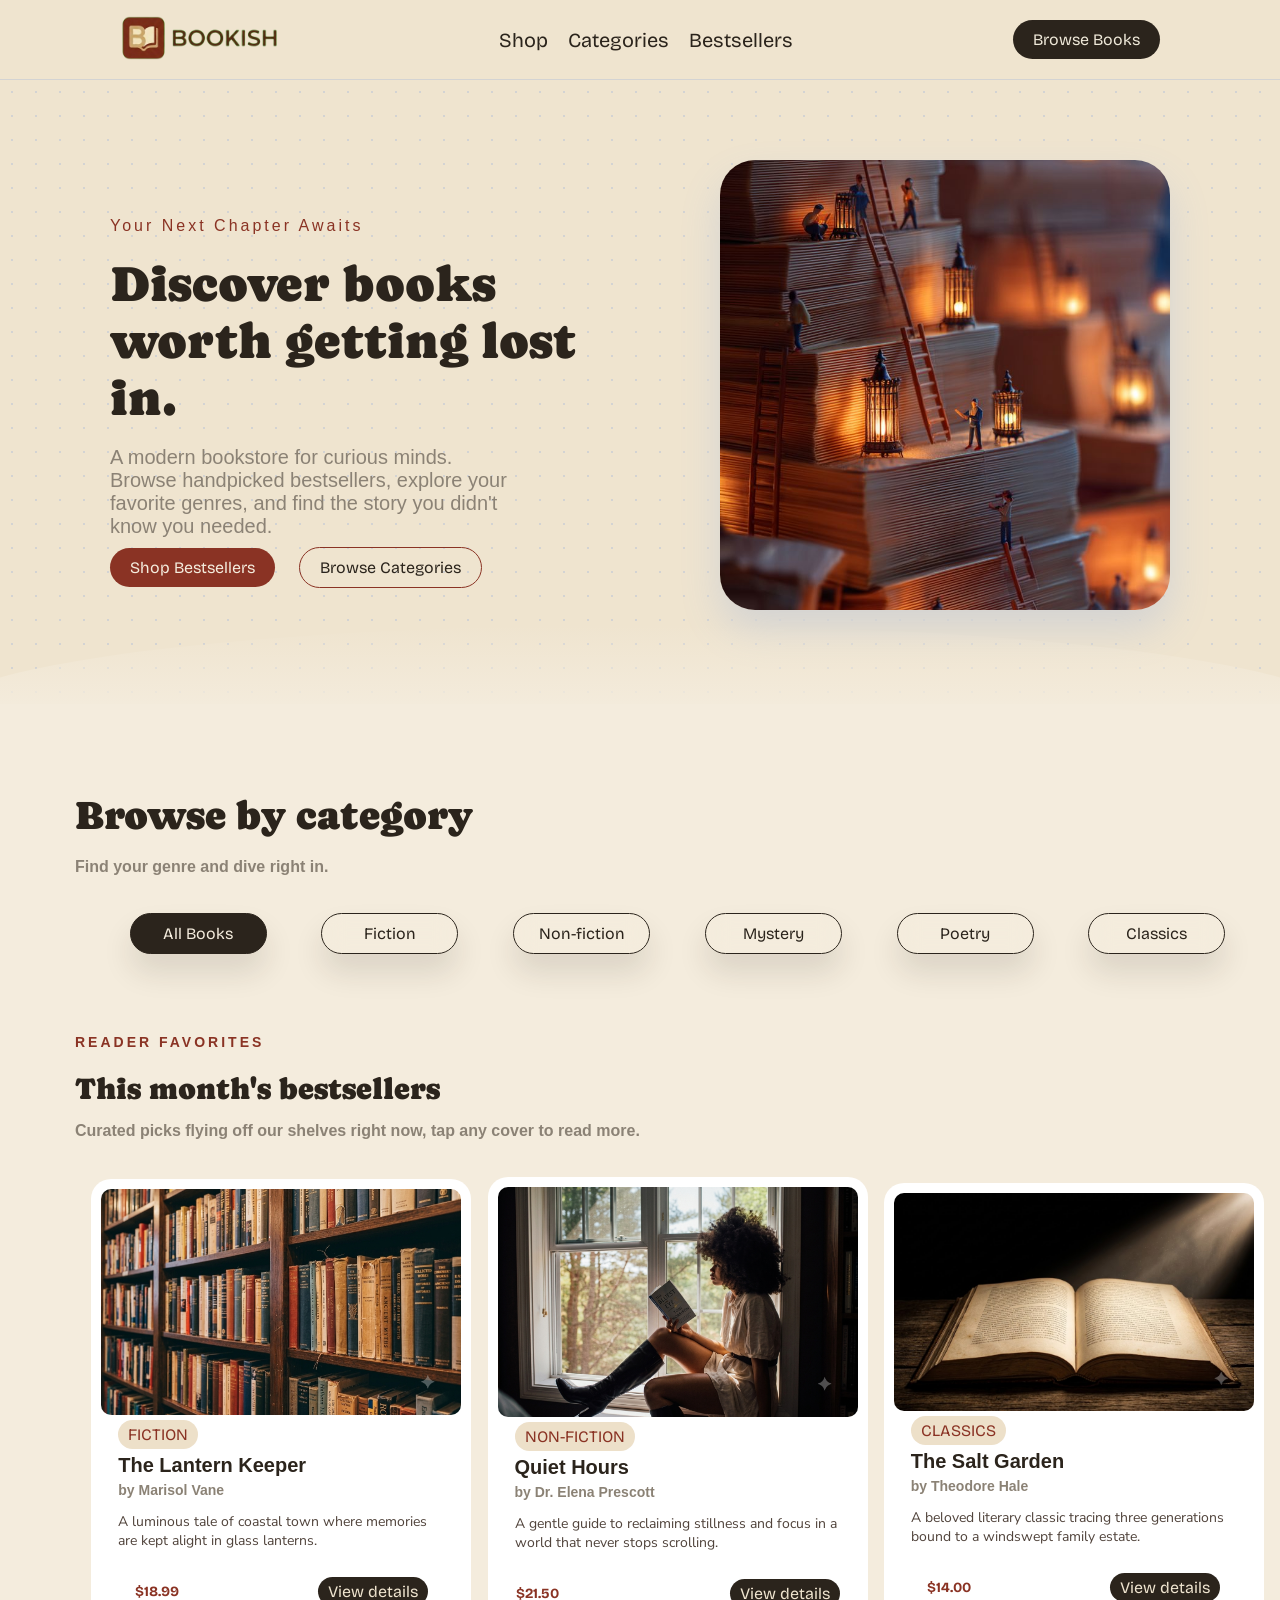
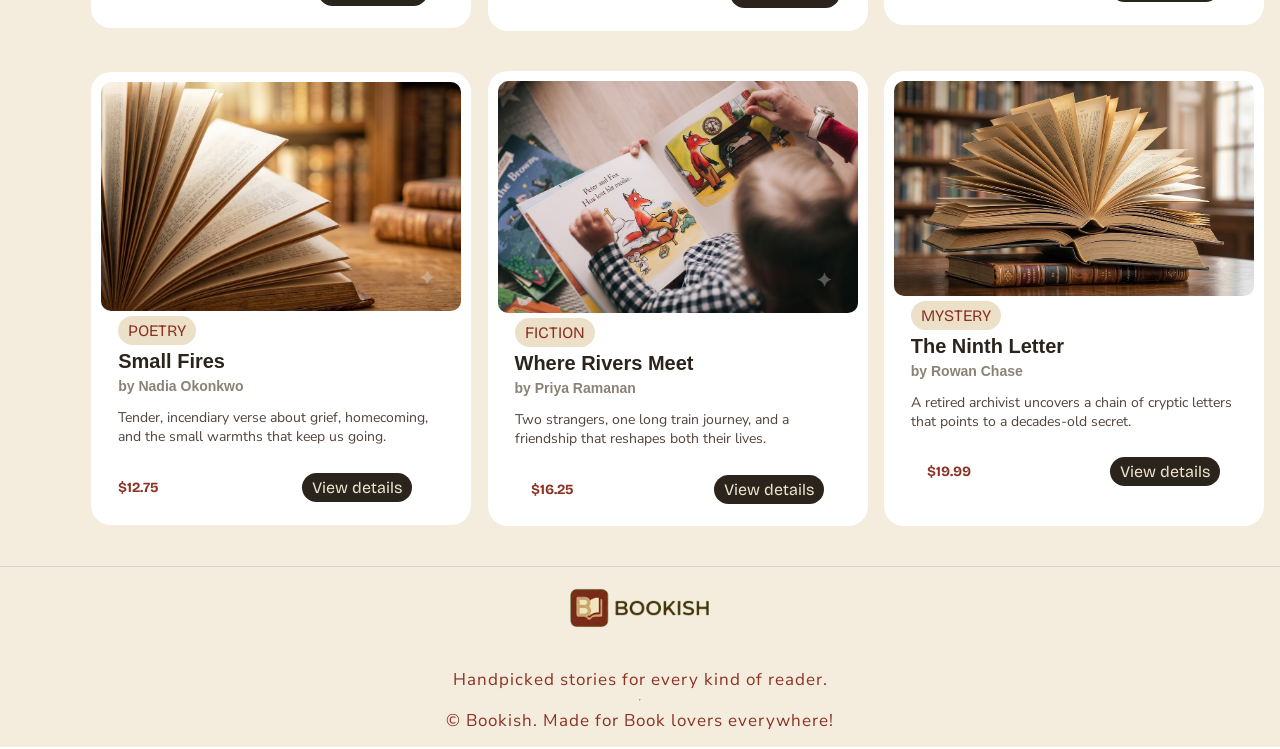
<file: index.html>
<!DOCTYPE html>
<html lang="en">
<head>
    <meta charset="UTF-8">
    <meta name="viewport" content="width=device-width, initial-scale=1.0">
    <meta name="description" content="A short description of the page.">
    <link rel="icon" href="image-removebg-preview.png" type="image/png">
    <!-- Link to external CSS file -->  
    <link rel="stylesheet" href="home.css">

    <title>Home Page</title>
    <!-- Google Fonts -->
    <link rel="preconnect" href="https://fonts.googleapis.com">
    <link rel="preconnect" href="https://fonts.gstatic.com" crossorigin>
    <link href="https://fonts.googleapis.com/css2?family=Montserrat:ital,wght@0,100..900;1,100..900&display=swap" rel="stylesheet">
    <link rel="preconnect" href="https://fonts.googleapis.com">
    <link rel="preconnect" href="https://fonts.gstatic.com" crossorigin>
    <link href="https://fonts.googleapis.com/css2?family=Bricolage+Grotesque:opsz,wght@12..96,200..800&display=swap" rel="stylesheet">
    <link rel="preconnect" href="https://fonts.googleapis.com">
    <link rel="preconnect" href="https://fonts.gstatic.com" crossorigin>
    <link href="https://fonts.googleapis.com/css2?family=Caprasimo&display=swap" rel="stylesheet">
    <link rel="preconnect" href="https://fonts.googleapis.com">
    <link rel="preconnect" href="https://fonts.gstatic.com" crossorigin>
    <link href="https://fonts.googleapis.com/css2?family=Nunito+Sans:ital,opsz,wght@0,6..12,200..1000;1,6..12,200..1000&display=swap" rel="stylesheet">
</head>
    <body>
        <!-- Navigation bar -->
        <div class="navbar">
            <div id="img1">
                <img class="img1" src="image-removebg-preview (1).png" alt="Logo"></img>
            </div>
            <div class="title_bar">
                <a href="home.html" class="a1">Shop</a>
                <a href="home.html" class="a2">Categories</a>
                <a href="home.html" class="a3">Bestsellers</a>
            </div>
            <div id="browse-button">
                <a class="browse_button">Browse Books</a>
            </div>
        </div>
        <!-- Hero section -->
        <div class="hero_section">
            <div class="hero_section_text">
                <p class="p1">Your Next Chapter Awaits</p>
                <p class="p2">Discover books worth getting lost in.</p>
                <p class="p3">A modern bookstore for curious minds. Browse handpicked bestsellers, explore your favorite genres, and find the story you didn't know you needed.</p>
                <div class="buttons">
                    <a class="button1">Shop Bestsellers</a>
                    <a class="button2">Browse Categories</a>
                </div>
            </div>  
            <div class="hero_section_img">
                <img class="img2" src="ca82daeac7acff7946ec3fd94ac1de1a.jpg" alt="Bookshelf"></img>
            </div>
        </div>
        <!-- Featured section -->
        <div class="feat_section">
            <div class="container1">
                <h2 class="text1">Browse by category</h2>
                <h6 class="text2">Find your genre and dive right in.</h6>
            </div>
            <div class="container2">
                <a class="button3">All Books</a>
                <a class="button4">Fiction</a>
                <a class="button5">Non-fiction</a>
                <a class="button6">Mystery</a>
                <a class="button7">Poetry</a>
                <a class="button8">Classics</a>
            </div>
            <div class="container3">
                <h6 class="text3">READER FAVORITES</h6>
                <h1 class="text4">This month's bestsellers</h1>
                <h6 class="text5">Curated picks flying off our shelves right now, tap any cover to read more.</h6>
            </div>
            <div class="container4">
                <div class="shelf1">
                    <div class="book1">
                        <div id="book11">
                            <img id="book1" src="Gemini_Generated_Image_316ybc316ybc316y.png" alt="Book 1"></img>
                        </div>
                        <div class="book1_container">
                            <a class="book1_button">FICTION</a>
                            <h3 class="book1_title">The Lantern Keeper</h3>
                            <h6 class="book1_author">by Marisol Vane</h6>
                            <p class="book1_p">
                                A luminous tale of coastal town where memories are kept alight in glass lanterns.
                            </p>
                            <div id="book1_price">
                                <div class="book1_price">
                                    <h4 class="book1_price_text">$18.99</h4>
                                    <a class="book1_view_details_button">View details</a>
                                </div>
                            </div>
                        </div>
                    </div>
                    <div class="book2">
                        <div id="book22">
                            <img id="book2" src="Gemini_Generated_Image_hlbmlhhlbmlhhlbm.png" alt="book2"></img>
                        </div>
                        <div class="book2_container">
                            <a class="book2_button">NON-FICTION</a>
                        <h3 class="book2_title">Quiet Hours</h3>
                        <h6 class="book2_author">by Dr. Elena Prescott</h6>
                        <p class="book2_p">
                            A gentle guide to reclaiming stillness and focus in a world that never stops scrolling.
                        </p>
                        </div>
                        <div id="book2_price">
                            <div class="book2_price">
                            <h4 class="book2_price_text">$21.50</h4>
                            <a class="book2_view_details_button">View details</a>
                            </div>
                        </div>
                        </div>
                        <div class="book3">
                        <div id="book33">
                            <img id="book3" src="0229b93f-8b92-4460-8239-4e8ed92426d1.jpg" alt="book3"></img>
                        </div>
                        <div class="book3_container">
                            <a class="book3_button">CLASSICS</a>
                        <h3 class="book3_title">The Salt Garden</h3>
                        <h6 class="book3_author">by Theodore Hale</h6>
                        <p class="book3_p">
                            A beloved literary classic tracing three generations bound to a windswept family estate.
                        </p>
                        <div id="book3_price">
                            <div class="book3_price">
                            <h4 class="book3_price_text">$14.00</h4>
                            <a class="book3_view_details_button">View details</a>
                        </div>
                        </div>
                        </div>
                    </div>
                        </div>
                    </div>
                    <div class="shelf2">
                    <div class="book4">
                        <div id="book44">
                            <img id="book4" src="da03335f-278e-4d9b-b068-10b6370df94b.jpg" alt="book4"></img>
                        </div>
                        <div class="book4_container">
                            <a class="book4_button">POETRY</a>
                        <h3 class="book4_title">Small Fires</h3>
                        <h6 class="book4_author">by Nadia Okonkwo</h6>
                        <p class="book4_p">
                            Tender, incendiary verse about grief, homecoming, and the small warmths that keep us going.
                        </p>
                        <div class="book4_price">
                            <h4 class="book4_price_text">$12.75</h4>
                            <a class="book4_view_details_button">View details</a>
                        </div>
                        </div>
                    </div>
                    <div class="book5">
                        <div id="book5_price">
                            <div id="book55">
                            <img id="book5" src="25987448-01fe-4a63-8737-4850db026e00.jpg" alt="book5"></img>
                        </div>
                        </div>
                        <div class="book5_container">
                            <a class="book5_button">FICTION</a>
                        <h3 class="book5_title">Where Rivers Meet</h3>
                        <h6 class="book5_author">by Priya Ramanan</h6>
                        <p class="book5_p">
                            Two strangers, one long train journey, and a friendship that reshapes both their lives.
                        </p>
                        <div id="book5_price">
                            <div class="book5_price">
                            <h4 class="book5_price_text">$16.25</h4>
                            <a class="book5_view_details_button">View details</a>
                        </div>
                        </div>
                        </div>
                    </div>
                    <div class="book6">
                        <div id="book66">
                            <img id="book6" src="7a3cd9ef-424c-485a-880f-4d7e73d1d739.jpg" alt="book6"></img>
                        </div>
                        <div class="book6_container">
                            <a class="book6_button">MYSTERY</a>
                        <h3 class="book6_title">The Ninth Letter</h3>
                        <h6 class="book6_author">by Rowan Chase</h6>
                        <p class="book6_p">
                            A retired archivist uncovers a chain of cryptic letters that points to a decades-old secret.
                        </p>
                        <div id="book6_price">
                            <div class="book6_price">
                            <h4 class="book6_price_text">$19.99</h4>
                            <a class="book6_view_details_button">View details</a>
                        </div>
                        </div>
                        </div>
                    </div>
                </div>
                </div>
            </div>
            <!--Footer-->
            <footer>
                    <div class="footerr">
                        <img  class="img11"src="image-removebg-preview (1).png" alt="bookish-logo">
                <p class="p331">
                    Handpicked stories for every kind of reader.
                </p>
                <hr>
                <p class="p332">
                    &copy; Bookish. Made for Book lovers everywhere!
                </p>
                    </div>
            </footer>
        </div>
    </div>
</body>
</html>
</file>
<file: home.css>
html {
    scroll-behavior: smooth;
    margin: 0px;
}
body {
    margin: 0px;
    padding: 0px;
}
.navbar {
    display: flex;
    justify-content: space-around;
    align-items: center;
    font-family: "Lucida Sans", "Lucida Sans Regular", "Lucida Grande", "Lucida Sans Unicode", Geneva, Verdana, sans-serif;
    flex-wrap: wrap;
    background-color: rgb(239, 228, 207);
    margin-bottom: 0px;
    border-bottom: 1px solid lightgray;
}
.img1 {
    width: 200px;
    height: 75px;
    object-fit: cover;
    border-color: black;
    border-radius: 50px;
}
.img1:hover {
    cursor: pointer;
}
.title_bar {
    display: flex;
    align-items: center;
    justify-content:space-between;
    text-decoration: none;
}
.a1 , .a2 , .a3 {
    text-decoration: none;
    color: rgb(43, 36, 28);
    font-family: "Bricolage Grotesque", sans-serif;
    font-size: 20px;
    margin-right: 20px;
}
.a1:hover , .a2:hover , .a3:hover {
    color: rgb(138, 51, 36);
}
.browse_button {
    display: flex;
    align-items: center;
    font-family: "Bricolage Grotesque", sans-serif;
    background-color: rgb(43, 36, 28);
    color: rgb(239, 233, 217);
    margin-right: 20px;
    margin-top: 20px;
    margin-bottom: 20px;
    padding: 10px 20px;
    border-radius: 50px;
}
.hero_section {
    background-color: rgb(239, 228, 207);
    margin-top: 0px;
    display: flex;
    align-items: center;
    justify-content: space-evenly;
    padding-top: 10px;
    padding-bottom: 100px;
    background-image: radial-gradient(lightgray 1.5px, transparent 1.5px);
    background-size: 24px 24px;
    position: relative;
    overflow: hidden;
}

.hero_section::after {
    content: "";
    position: absolute;
    left: -5%;
    right: -5%;
    bottom: -1px;
    height: 90px;
    background: linear-gradient(180deg, rgba(239, 228, 207, 0) 0%, #f4ecdd 100%);
    border-top-left-radius: 50% 100%;
    border-top-right-radius: 50% 100%;
    z-index: 0;
}
.p1 {
    font-family: "Work Sans", sans-serif;
    color: rgb(138, 51, 36);
    letter-spacing: 3px;
    margin-top: 90px;
}
.p2 {
    font-family: Caprasimo, serif;
    color: rgb(43, 36, 28);
    font-size: 50px;
    display: flex;
    flex-wrap: wrap;
    width: 500px;
    margin-top: 20px;
    margin-bottom: 20px;
}
.p3 {
    font-family: "Work Sans", sans-serif;
    color: rgb(139, 130, 117);
    font-size: 20px;
    display: flex;
    flex-wrap: wrap;
    width: 400px;
    margin-top: 0px;
}
.button1 {
    background-color: rgb(138, 51, 36);
    color: rgb(244, 236, 221);
    width: 150px;
    font-family: "Bricolage Grotesque", sans-serif;
    margin-bottom: 220px;
    margin-top: 50px;
    margin-right: 20px;
    padding: 10px 20px;
    border-radius: 50px;
}
.button2 {
    color: rgb(43, 36, 28);
    width: 150px;
    font-family: "Bricolage Grotesque", sans-serif;
    margin-bottom: 220px;
    margin-top: 50px;
    padding: 10px 20px;
    border-radius: 50px;
    border-width: 1px;
    border-style: solid;
    border-color: rgb(138, 51, 36);
    border-image: none;
}
.img2 {
    width: 450px;
    height: 450px;
    object-fit: cover;
    margin-top: 70px;
    border-radius: 35px;
    box-shadow: 0 20px 40px lightgray;
}
.browse_button:hover {
    background-color: rgb(138, 51, 36);
    color: rgb(244, 236, 221);
    cursor: pointer;
    transition: 0.3s;
}
.button1:hover {
    cursor: pointer;
}
.button2:hover {
    background-color: rgb(43, 36, 28);
    color: rgb(244, 236, 221);
    cursor: pointer;
    transition: 0.3s;
}
.feat_section {
    background-color: #f4ecdd;
    padding-top: 55px;
    padding-left: 75px;
    position: relative;
    z-index: 1;
    margin-top: -10px;
}
.text1 {
    font-family: Caprasimo, serif;
    color: rgb(43, 36, 28);
    font-size: 40px;
    margin-bottom: 20px;
    font-weight: 350;
}
.text2 {
    font-family: "Work Sans", sans-serif;
    color: rgb(139, 130, 117);
    font-size: 16px;
    margin-top: 0;
}
.container2 {
    display: flex;
    justify-content: space-evenly;
}
.button3, .button4, .button5, .button6, .button7, .button8 {
    width: 95px;
    height: auto;
    font-family: "Bricolage Grotesque", sans-serif;
    border-radius: 24px;
    padding: 10px 20px;
    display: inline-flex;
    align-items: center;
    justify-content: center;
    backdrop-filter: blur(12px);
    -webkit-backdrop-filter: blur(12px);
    border: 1px solid rgb(43, 36, 28);
    box-shadow: 0 18px 30px rgba(43, 36, 28, 0.12);
    transition: transform 0.25s ease, box-shadow 0.25s ease, background-color 0.25s ease, color 0.25s ease;
}
.button3 {
    background: rgb(43, 36, 28);
    color: rgb(244, 236, 221);
    border-color: rgb(43, 36, 28);
}
.button4, .button5, .button6, .button7, .button8 {
    background: rgba(244, 236, 221, 0.75);
    color: rgb(43, 36, 28);
    border-color: rgb(43, 36, 28);
}
.button3:hover, .button4:hover, .button5:hover, .button6:hover, .button7:hover, .button8:hover {
    cursor: pointer;
    transform: translateY(-2px);
    box-shadow: 0 20px 38px rgba(43, 36, 28, 0.18);
}
.container3 {
    margin-top: 80px;
}
.text3 {
    font-family: "Work Sans", sans-serif;
    color: rgb(138, 51, 36);
    letter-spacing: 3px;
    font-size: 14px;
    margin-bottom: 0;
}
.text4 {
    font-family: Caprasimo, serif;
    color: rgb(43, 36, 28);
    font-size: 30px;
    font-weight: 200;
    margin-bottom: 0;
}
.text5 {
    font-family: "Work Sans", sans-serif;
    color: rgb(139, 130, 117);
    font-size: 16px;
    margin-top: 16px;
}
.book1 {
    background-color: white;
    padding-top: 10px;
    padding-bottom: 10px;
    padding-left: 10px;
    padding-right: 10px;
    width: 360px;
    height: auto;
    border-radius: 20px;
}
#book1 {
    width: 360px;
    height: auto;
    object-fit: cover;
    border-radius: 10px;
    margin-bottom: 10px;
}
#book11 {
    display: flex;
    justify-content: center;
    align-items: center;
}
.book1_button {
    color:rgb(138, 51, 36);
    background-color: #ede0c9;
    padding-top: 5px;
    padding-bottom: 5px;
    padding-left: 10px;
    padding-right: 10px;
    border-radius: 20px;
    font-family: "Bricolage Grotesque", sans-serif;
}
.book1_container {
    margin-left: 17px;
    margin-right: 17px;
}
.book1_title {
    color:rgb(43, 36, 28);
    font-family: Arimo, sans-serif;
    font-size: 20px;
    margin-top: 10px;
    margin-bottom: 5px;
}
.book1_author {
    color:rgb(139, 130, 117);
    font-family: "Work Sans", sans-serif;
    font-size: 14px;
    margin-top: 0;
    margin-bottom: 10px;
}
.book1_p {
    color: rgba(77, 63, 55, 0.979);
    font-family: "Nunito Sans" , sans-serif;
    font-size: 14px;
    font-weight: 400;
}
.book1_price {
    width: 90%;
    display: flex;
    justify-content: space-between;
    align-items: center;
}
.book1_price_text {
    font-family: "Bricolage Grotesque", sans-serif;
    color:rgb(138, 51, 36);
    font-size: 14px;
}
.book1_price_text:hover {
    text-decoration: underline;
}
.book1_view_details_button {
    background-color: rgb(43, 36, 28);
    color:rgb(239, 228, 207);
    padding-top: 5px;
    padding-bottom: 5px;
    padding-left: 10px;
    padding-right: 10px;
    border-radius: 20px;
    font-family: "Bricolage Grotesque", sans-serif;
}
.book1_view_details_button:hover {
    cursor: pointer;
    background-color:rgb(138, 51, 36);
    transition: 0.3s;
}
#book1_price {
    display: flex;
    justify-content: center;
    align-items: center;
}
.book2 {
    background-color: white;
    padding-top: 10px;
    padding-bottom: 10px;
    padding-left: 10px;
    padding-right: 10px;
    width: 360px;
    height: auto;
    border-radius: 20px;
}
#book2 {
    width: 360px;
    height: auto;
    object-fit: cover;
    border-radius: 10px;
    margin-bottom: 10px;
}
#book22 {
    display: flex;
    justify-content: center;
    align-items: center;
}
.book2_button {
    color:rgb(138, 51, 36);
    background-color: #ede0c9;
    padding-top: 5px;
    padding-bottom: 5px;
    padding-left: 10px;
    padding-right: 10px;
    border-radius: 20px;
    font-family: "Bricolage Grotesque", sans-serif;
}
.book2_container {
    margin-left: 17px;
    margin-right: 17px;
}
.book2_title {
    color:rgb(43, 36, 28);
    font-family: Arimo, sans-serif;
    font-size: 20px;
    margin-top: 10px;
    margin-bottom: 5px;
}
.book2_author {
    color:rgb(139, 130, 117);
    font-family: "Work Sans", sans-serif;
    font-size: 14px;
    margin-top: 0;
    margin-bottom: 10px;
}
.book2_p {
    color: rgba(77, 63, 55, 0.979);
    font-family: "Nunito Sans" , sans-serif;
    font-size: 14px;
    font-weight: 400;
}
.book2_price {
    width: 90%;
    display: flex;
    justify-content: space-between;
    align-items: center;
}
.book2_price_text {
    font-family: "Bricolage Grotesque", sans-serif;
    color:rgb(138, 51, 36);
    font-size: 14px;
}
.book2_price_text:hover {
    text-decoration: underline;
}
.book2_view_details_button {
    background-color: rgb(43, 36, 28);
    color:rgb(239, 228, 207);
    padding-top: 5px;
    padding-bottom: 5px;
    padding-left: 10px;
    padding-right: 10px;
    border-radius: 20px;
    font-family: "Bricolage Grotesque", sans-serif;
}
.book2_view_details_button:hover {
    cursor: pointer;
    background-color:rgb(138, 51, 36);
    transition: 0.3s;
}
#book2_price {
    display: flex;
    justify-content: center;
    align-items: center;
}
.book3 {
    background-color: white;
    padding-top: 10px;
    padding-bottom: 10px;
    padding-left: 10px;
    padding-right: 10px;
    width: 360px;
    height: auto;
    border-radius: 20px;
}
#book3 {
    width: 360px;
    height: auto;
    object-fit: cover;
    border-radius: 10px;
    margin-bottom: 10px;
}
#book33 {
    display: flex;
    justify-content: center;
    align-items: center;
}
.book3_button {
    color:rgb(138, 51, 36);
    background-color: #ede0c9;
    padding-top: 5px;
    padding-bottom: 5px;
    padding-left: 10px;
    padding-right: 10px;
    border-radius: 20px;
    font-family: "Bricolage Grotesque", sans-serif;
}
.book3_container {
    margin-left: 17px;
    margin-right: 17px;
}
.book3_title {
    color:rgb(43, 36, 28);
    font-family: Arimo, sans-serif;
    font-size: 20px;
    margin-top: 10px;
    margin-bottom: 5px;
}
.book3_author {
    color:rgb(139, 130, 117);
    font-family: "Work Sans", sans-serif;
    font-size: 14px;
    margin-top: 0;
    margin-bottom: 10px;
}
.book3_p {
    color: rgba(77, 63, 55, 0.979);
    font-family: "Nunito Sans" , sans-serif;
    font-size: 14px;
    font-weight: 400;
}
.book3_price {
    width: 90%;
    display: flex;
    justify-content: space-between;
    align-items: center;
}
.book3_price_text {
    font-family: "Bricolage Grotesque", sans-serif;
    color:rgb(138, 51, 36);
    font-size: 14px;
}
.book3_price_text:hover {
    text-decoration: underline;
}
.book3_view_details_button {
    background-color: rgb(43, 36, 28);
    color:rgb(239, 228, 207);
    padding-top: 5px;
    padding-bottom: 5px;
    padding-left: 10px;
    padding-right: 10px;
    border-radius: 20px;
    font-family: "Bricolage Grotesque", sans-serif;
}
.book3_view_details_button:hover {
    cursor: pointer;
    background-color:rgb(138, 51, 36);
    transition: 0.3s;
}
#book3_price {
    display: flex;
    justify-content: center;
    align-items: center;
}
.book4 {
    background-color: white;
    padding-top: 10px;
    padding-bottom: 10px;
    padding-left: 10px;
    padding-right: 10px;
    width: 360px;
    height: auto;
    border-radius: 20px;
}
#book4 {
    width: 360px;
    height: auto;
    object-fit: cover;
    border-radius: 10px;
    margin-bottom: 10px;
}
#book44 {
    display: flex;
    justify-content: center;
    align-items: center;
}
.book4_button {
    color:rgb(138, 51, 36);
    background-color: #ede0c9;
    padding-top: 5px;
    padding-bottom: 5px;
    padding-left: 10px;
    padding-right: 10px;
    border-radius: 20px;
    font-family: "Bricolage Grotesque", sans-serif;
}
.book4_container {
    margin-left: 17px;
    margin-right: 17px;
}
.book4_title {
    color:rgb(43, 36, 28);
    font-family: Arimo, sans-serif;
    font-size: 20px;
    margin-top: 10px;
    margin-bottom: 5px;
}
.book4_author {
    color:rgb(139, 130, 117);
    font-family: "Work Sans", sans-serif;
    font-size: 14px;
    margin-top: 0;
    margin-bottom: 10px;
}
.book4_p {
    color: rgba(77, 63, 55, 0.979);
    font-family: "Nunito Sans" , sans-serif;
    font-size: 14px;
    font-weight: 400;
}
.book4_price {
    width: 90%;
    display: flex;
    justify-content: space-between;
    align-items: center;
}
.book4_price_text {
    font-family: "Bricolage Grotesque", sans-serif;
    color:rgb(138, 51, 36);
    font-size: 14px;
}
.book4_price_text:hover {
    text-decoration: underline;
}
.book4_view_details_button {
    background-color: rgb(43, 36, 28);
    color:rgb(239, 228, 207);
    padding-top: 5px;
    padding-bottom: 5px;
    padding-left: 10px;
    padding-right: 10px;
    border-radius: 20px;
    font-family: "Bricolage Grotesque", sans-serif;
}
.book4_view_details_button:hover {
    cursor: pointer;
    background-color:rgb(138, 51, 36);
    transition: 0.3s;
}
#book4_price {
    display: flex;
    justify-content: center;
    align-items: center;
}
.book5 {
    background-color: white;
    padding-top: 10px;
    padding-bottom: 10px;
    padding-left: 10px;
    padding-right: 10px;
    width: 360px;
    height: auto;
    border-radius: 20px;
}
#book5 {
    width: 360px;
    height: auto;
    object-fit: cover;
    border-radius: 10px;
    margin-bottom: 10px;
}
#book55 {
    display: flex;
    justify-content: center;
    align-items: center;
}
.book5_button {
    color:rgb(138, 51, 36);
    background-color: #ede0c9;
    padding-top: 5px;
    padding-bottom: 5px;
    padding-left: 10px;
    padding-right: 10px;
    border-radius: 20px;
    font-family: "Bricolage Grotesque", sans-serif;
}
.book5_container {
    margin-left: 17px;
    margin-right: 17px;
}
.book5_title {
    color:rgb(43, 36, 28);
    font-family: Arimo, sans-serif;
    font-size: 20px;
    margin-top: 10px;
    margin-bottom: 5px;
}
.book5_author {
    color:rgb(139, 130, 117);
    font-family: "Work Sans", sans-serif;
    font-size: 14px;
    margin-top: 0;
    margin-bottom: 10px;
}
.book5_p {
    color: rgba(77, 63, 55, 0.979);
    font-family: "Nunito Sans" , sans-serif;
    font-size: 14px;
    font-weight: 400;
}
.book5_price {
    width: 90%;
    display: flex;
    justify-content: space-between;
    align-items: center;
}
.book5_price_text {
    font-family: "Bricolage Grotesque", sans-serif;
    color:rgb(138, 51, 36);
    font-size: 14px;
}
.book5_price_text:hover {
    text-decoration: underline;
}
.book5_view_details_button {
    background-color: rgb(43, 36, 28);
    color:rgb(239, 228, 207);
    padding-top: 5px;
    padding-bottom: 5px;
    padding-left: 10px;
    padding-right: 10px;
    border-radius: 20px;
    font-family: "Bricolage Grotesque", sans-serif;
}
.book5_view_details_button:hover {
    cursor: pointer;
    background-color:rgb(138, 51, 36);
    transition: 0.3s;
}
#book5_price {
    display: flex;
    justify-content: center;
    align-items: center;
}
.book6 {
    background-color: white;
    padding-top: 10px;
    padding-bottom: 10px;
    padding-left: 10px;
    padding-right: 10px;
    width: 360px;
    height: 435px;
    border-radius: 20px;
}
#book6 {
    width: 360px;
    height: auto;
    object-fit: cover;
    border-radius: 10px;
    margin-bottom: 10px;
}
#book66 {
    display: flex;
    justify-content: center;
    align-items: center;
}
.book6_button {
    color:rgb(138, 51, 36);
    background-color: #ede0c9;
    padding-top: 5px;
    padding-bottom: 5px;
    padding-left: 10px;
    padding-right: 10px;
    border-radius: 20px;
    font-family: "Bricolage Grotesque", sans-serif;
}
.book6_container {
    margin-left: 17px;
    margin-right: 17px;
}
.book6_title {
    color:rgb(43, 36, 28);
    font-family: Arimo, sans-serif;
    font-size: 20px;
    margin-top: 10px;
    margin-bottom: 5px;
}
.book6_author {
    color:rgb(139, 130, 117);
    font-family: "Work Sans", sans-serif;
    font-size: 14px;
    margin-top: 0;
    margin-bottom: 10px;
}
.book6_p {
    color: rgba(77, 63, 55, 0.979);
    font-family: "Nunito Sans" , sans-serif;
    font-size: 14px;
    font-weight: 400;
}
.book6_price {
    width: 90%;
    display: flex;
    justify-content: space-between;
    align-items: center;
}
.book6_price_text {
    font-family: "Bricolage Grotesque", sans-serif;
    color:rgb(138, 51, 36);
    font-size: 14px;
}
.book6_price_text:hover {
    text-decoration: underline;
}
.book6_view_details_button {
    background-color: rgb(43, 36, 28);
    color:rgb(239, 228, 207);
    padding-top: 5px;
    padding-bottom: 5px;
    padding-left: 10px;
    padding-right: 10px;
    border-radius: 20px;
    font-family: "Bricolage Grotesque", sans-serif;
}
.book6_view_details_button:hover {
    cursor: pointer;
    background-color:rgb(138, 51, 36);
    transition: 0.3s;
}
#book6_price {
    display: flex;
    justify-content: center;
    align-items: center;
}
.shelf1 {
    display: flex;
    justify-content: space-evenly;
    align-items: center;
    padding-bottom: 40px;
}
.shelf2 {
    display: flex;
    justify-content: space-evenly;
    align-items: center;
    padding-bottom: 40px;
}
footer {
    background-color: #f4ecdd;
    display:flex;
    align-items: center;
    justify-content: center;
    border-top: lightgray solid 1px;
    height: 150px;
    padding-top:15px;
    padding-bottom: 15px;
    padding-right: 15px;
    padding-left: 15px;

}
.footerr {
    display: flex;
    align-items: center;
    justify-content: center;
    flex-direction: column;
}
.img11 {
    width: 180px;
    height: 45px;
    object-fit: cover;
    display: flex;
    align-items: center;
    margin-bottom: 20px;
    margin-top: 20px;
}
.p331 {
    margin-bottom: 0;
}
.p332 {
    margin-top: 0;
}
.p331 , .p332 {
    font-size: 17px;
    font-family: "Nunito Sans" , sans-serif;
    color:rgb(138, 51, 36);
    letter-spacing: 1px;
}
</file>
